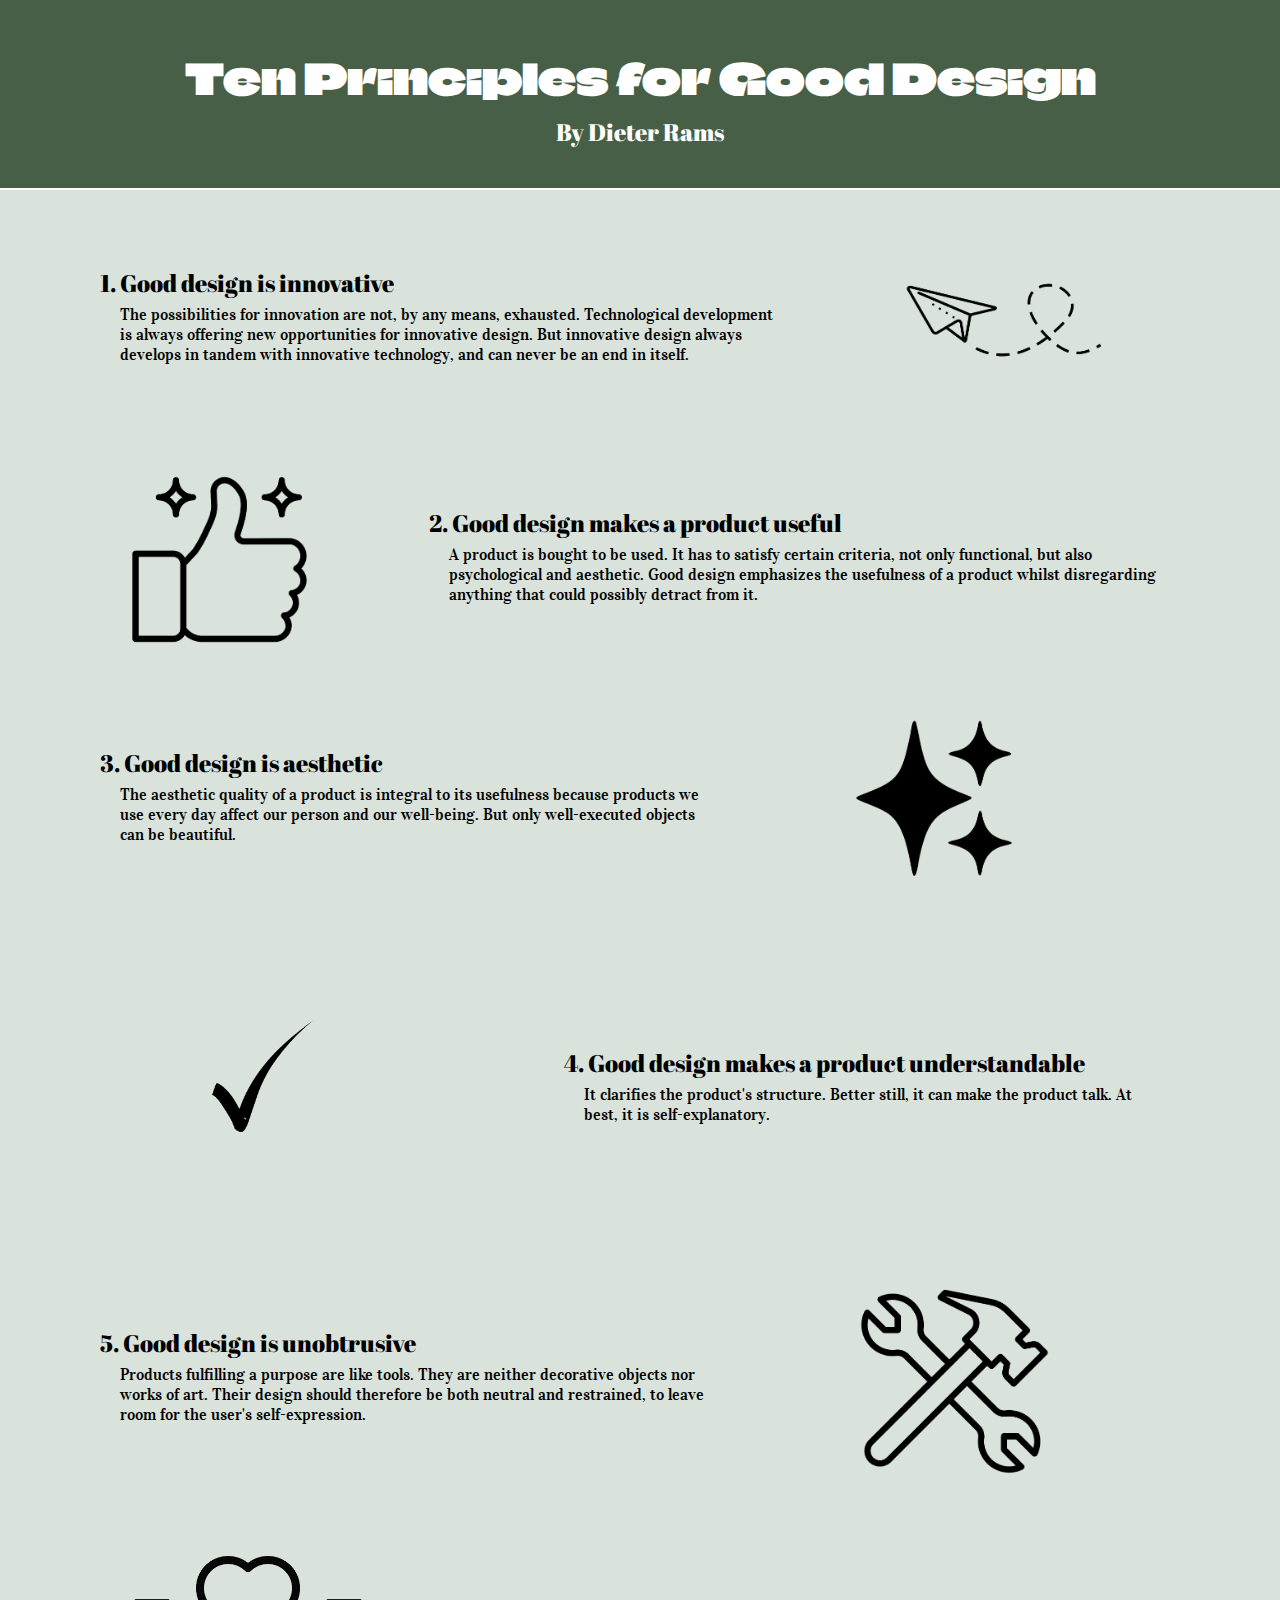
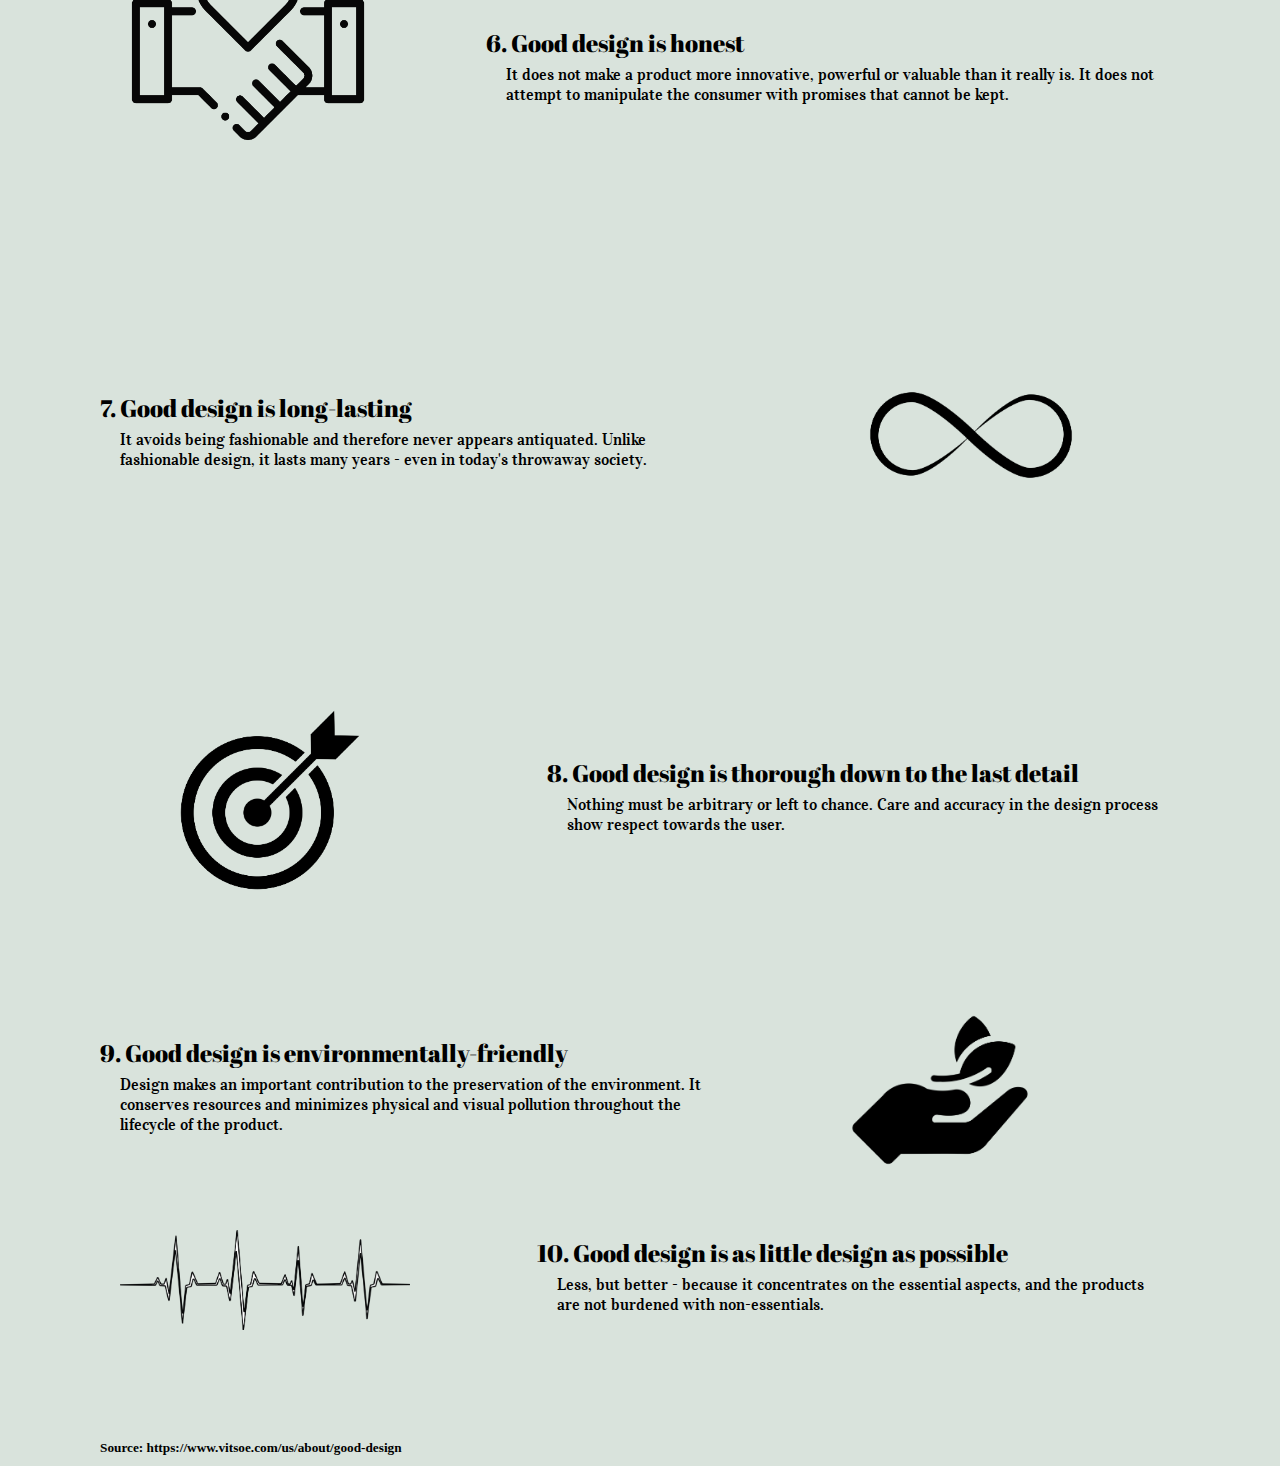
<file: Exercise2/index.html>
<!DOCTYPE html>
<html>
    <head>
        <title>Ten Principles for Good Design</title>
         <link rel="stylesheet" href="style.css">
        <link rel="preconnect" href="https://fonts.googleapis.com">
        <link rel="preconnect" href="https://fonts.gstatic.com" crossorigin>
        <link href="https://fonts.googleapis.com/css2?family=Climate+Crisis:YEAR@1979&display=swap" rel="stylesheet">

        <link rel="preconnect" href="https://fonts.googleapis.com">
        <link rel="preconnect" href="https://fonts.gstatic.com" crossorigin>
        <link href="https://fonts.googleapis.com/css2?family=Abril+Fatface&family=Oi&family=Vidaloka&display=swap" rel="stylesheet">

    </head>

    <body>
        <div class = "header">
        <h1 class = "climate-crisis">Ten Principles for Good Design</h1>
        <h3 class = "abril-fatface-regular">By Dieter Rams</h3>
        
        </div>

        <!--First principle-->
        <div class = "principles">
            <div class = "First">
                <h2 class = "abril-fatface-regular">1. Good design is innovative</h2>
                <h4 class = "vidaloka-regular">The possibilities for innovation are not, by any means, exhausted. Technological development is always offering new opportunities for innovative design. But innovative design always develops in tandem with innovative technology, and can never be an end in itself.</h4>
            </div>
            <div class = "airplane"></div>
        </div>

        <!--Second principle-->
        <div class = "principles">
            <div class = "thumbsUp"></div>
            <div class = "Second">
                <h2 class = "abril-fatface-regular">2. Good design makes a product useful</h2>
                <h4 class = "vidaloka-regular">A product is bought to be used. It has to satisfy certain criteria, not only functional, but also psychological and aesthetic. Good design emphasizes the usefulness of a product whilst disregarding anything that could possibly detract from it.</h4>
            </div>
        </div>

        <!--Third principle-->
        <div class = "principles">
            <div class = "Third">
                <h2 class = "abril-fatface-regular">3. Good design is aesthetic</h2>
                <h4 class = "vidaloka-regular">The aesthetic quality of a product is integral to its usefulness because products we use every day affect our person and our well-being. But only well-executed objects can be beautiful.</h4>
            </div>
            <div class = "stars"></div>
        </div>

        <!--Fourth principle-->
        <div class = "principles">
            <div class = "check"></div> 
            <div class = "Fourth">
                <h2 class = "abril-fatface-regular">4. Good design makes a product understandable</h2>
                <h4 class = "vidaloka-regular">It clarifies the product's structure. Better still, it can make the product talk. At best, it is self-explanatory.</h4>
            </div>   
            
        </div>
        
        <!--Fifth principle-->
        <div class = "principles">
            <div class = "Fifth">
                <h2 class = "abril-fatface-regular">5. Good design is unobtrusive</h2>
                <h4 class = "vidaloka-regular">Products fulfilling a purpose are like tools. They are neither decorative objects nor works of art. Their design should therefore be both neutral and restrained, to leave room for the user's self-expression.</h4>
            </div>   
            <div class = "tools"></div> 
        </div>

        <!--Sixth principle-->
        <div class = "principles">
            <div class = "honest"></div>
            <div class = "Sixth">
                <h2 class = "abril-fatface-regular">6. Good design is honest</h2>
                <h4 class = "vidaloka-regular">It does not make a product more innovative, powerful or valuable than it really is. It does not attempt to manipulate the consumer with promises that cannot be kept.</h4>
            </div> 
        </div>

        <!--Seventh principle-->
        <div class = "principles">
            <div class = "Seventh">
                <h2 class = "abril-fatface-regular">7. Good design is long-lasting  </h2>
                <h4 class = "vidaloka-regular">It avoids being fashionable and therefore never appears antiquated. Unlike fashionable design, it lasts many years - even in today's throwaway society.</h4>
            </div> 
            <div class = "infinity"></div>
        </div>

        <!--Eighth principle-->
        <div class = "principles">
            <div class = "target"></div>
            <div class = "Eighth">
                <h2 class = "abril-fatface-regular">8. Good design is thorough down to the last detail</h2>
                <h4 class = "vidaloka-regular">Nothing must be arbitrary or left to chance. Care and accuracy in the design process show respect towards the user.</h4>
            </div> 
        </div>

        <!--Ninth principle-->
        <div class = "principles">
            <div class = "Ninth">
                <h2 class = "abril-fatface-regular">9. Good design is environmentally-friendly</h2>
                <h4 class = "vidaloka-regular">Design makes an important contribution to the preservation of the environment. It conserves resources and minimizes physical and visual pollution throughout the lifecycle of the product.</h4>
            </div> 
            <div class = "hand"></div>
        </div>

        <!--Tenth principle-->
        <div class = "principles">
            <div class = "vital"></div>
            <div class = "Tenth">
                <h2 class = "abril-fatface-regular">10. Good design is as little design as possible</h2>
                <h4 class = "vidaloka-regular">Less, but better - because it concentrates on the essential aspects, and the products are not burdened with non-essentials.</h4>
            </div> 
        </div>


        <h5>Source: https://www.vitsoe.com/us/about/good-design</h5>
</file>
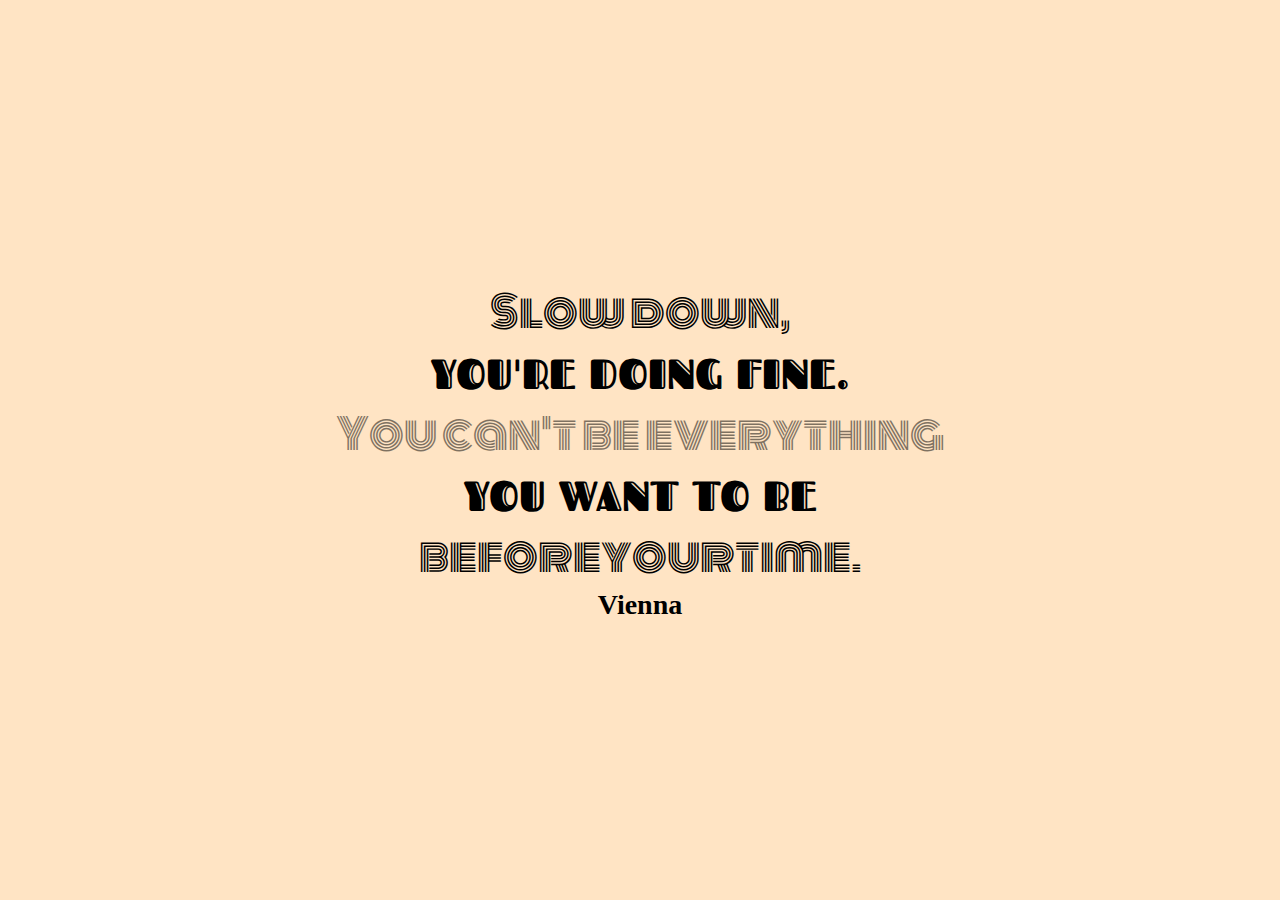
<file: Exercise3/index.html>
<!DOCTYPE html>
<html>
    <head>
        <title>Exercise3</title>
        <link rel="stylesheet" href="style.css">
        <link rel="preconnect" href="https://fonts.googleapis.com">
        <link rel="preconnect" href="https://fonts.gstatic.com" crossorigin>
        <link href="https://fonts.googleapis.com/css2?family=Abril+Fatface&family=Fascinate+Inline&family=Glass+Antiqua&family=Leckerli+One&family=Major+Mono+Display&family=Monoton&family=Notable&family=Oi&family=Original+Surfer&family=Pacifico&family=Spicy+Rice&family=Viaoda+Libre&family=Vidaloka&display=swap" rel="stylesheet">
    </head>
    <body>

        <section id = "lyrics">
            <div class = "quote">
                <div class = "slow">
                    <h2 class = "monoton-regular"><span class = "s">S</span><span class = "l">l</span><span class = "o">o</span><span class = "w">w</span> <span class = "d">d</span><span class = "o">o</span><span class = "w">w</span><span class = "n">n</span><span class = ",">,</span></h2>
                </div>
                    
                <div class = "fine">
                    <h2 class = "fascinate-inline-regular">you're doing fine.</h2>
                </div>

                <div class = "third">      
                    <h2 class = "monoton-regular">You can't be <span class = "everything"> everything</span></h2>
                
                </div>
                <div class = "want">
                    <h2 class = "fascinate-inline-regular"> you want to be</h2>
                </div>
                <div class = "falling">
                    <h2 class = "monoton-regular"><span class = "before">before </span><span class = "your">your </span><span class = "time">time.</span></h2>
                </div>



                <h4 class = "ibm-plex-sans">Vienna</h4>



            </div>

        </section>
    </body>
</file>
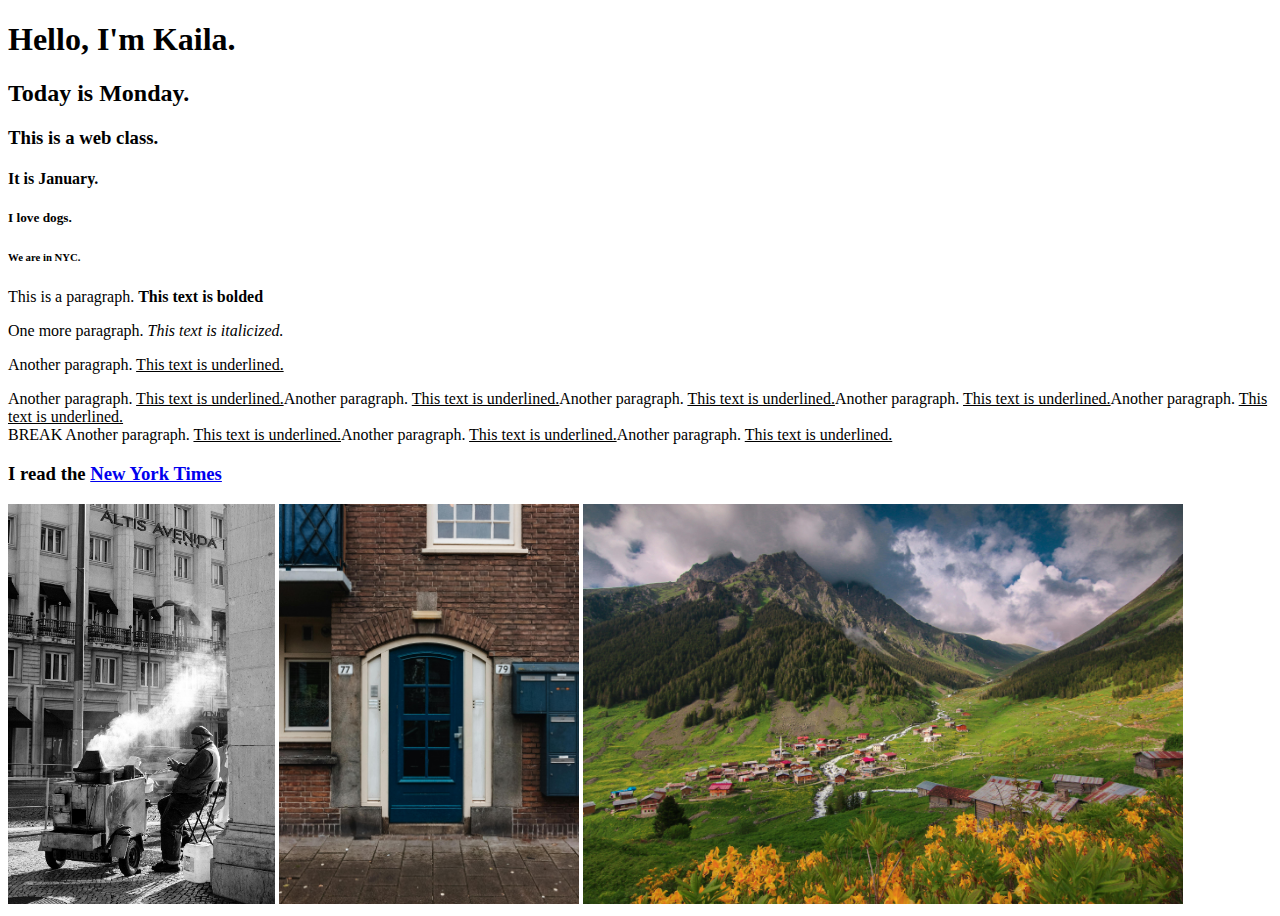
<file: Intro/index.html>
<!DOCTYPE html>

<html>
    <head>
        <title>My First Webpage</title>
    </head>
    <body>

        <!-- comments -->
        <h1>Hello, I'm Kaila.</h1>
        <h2>Today is Monday.</h2>
        <h3>This is a web class.</h3>
        <h4>It is January.</h4>
        <h5>I love dogs.</h5>
        <h6>We are in NYC.</h6>
        <p>This is a paragraph. <b>This text is bolded</b></p>
        <p>One more paragraph. <i>This text is italicized.</i></p>
        <p>Another paragraph. <u>This text is underlined.</u></p>
        <!-- <strong> == <b> -->
        <!-- <i> == <em>, em is short for emphasis-->


        <p>Another paragraph. <u>This text is underlined.</u>Another paragraph. <u>This text is underlined.</u>Another paragraph. <u>This text is underlined.</u>Another paragraph. <u>This text is underlined.</u>Another paragraph. <u>This text is underlined.</u> <br> BREAK Another paragraph. <u>This text is underlined.</u>Another paragraph. <u>This text is underlined.</u>Another paragraph. <u>This text is underlined.</u></p>
        <!--open up link in a new tab: target="_blank"-->
        <h3>I read the <a href = "https://www.nytimes.com" target="_blank"> New York Times</a></h3>


        <img src="images/pexels-hannah-davey-2158244665-35252083.jpg" height="400" alt="Foodcart">
        <img src="images/pexels-maxavans-5066421.jpg" height="400" alt="Blue door">
        <img src="images/pexels-orhan-namli-2158307973-35293768.jpg" height="400" alt="valley">

    </body>
</html>
</file>
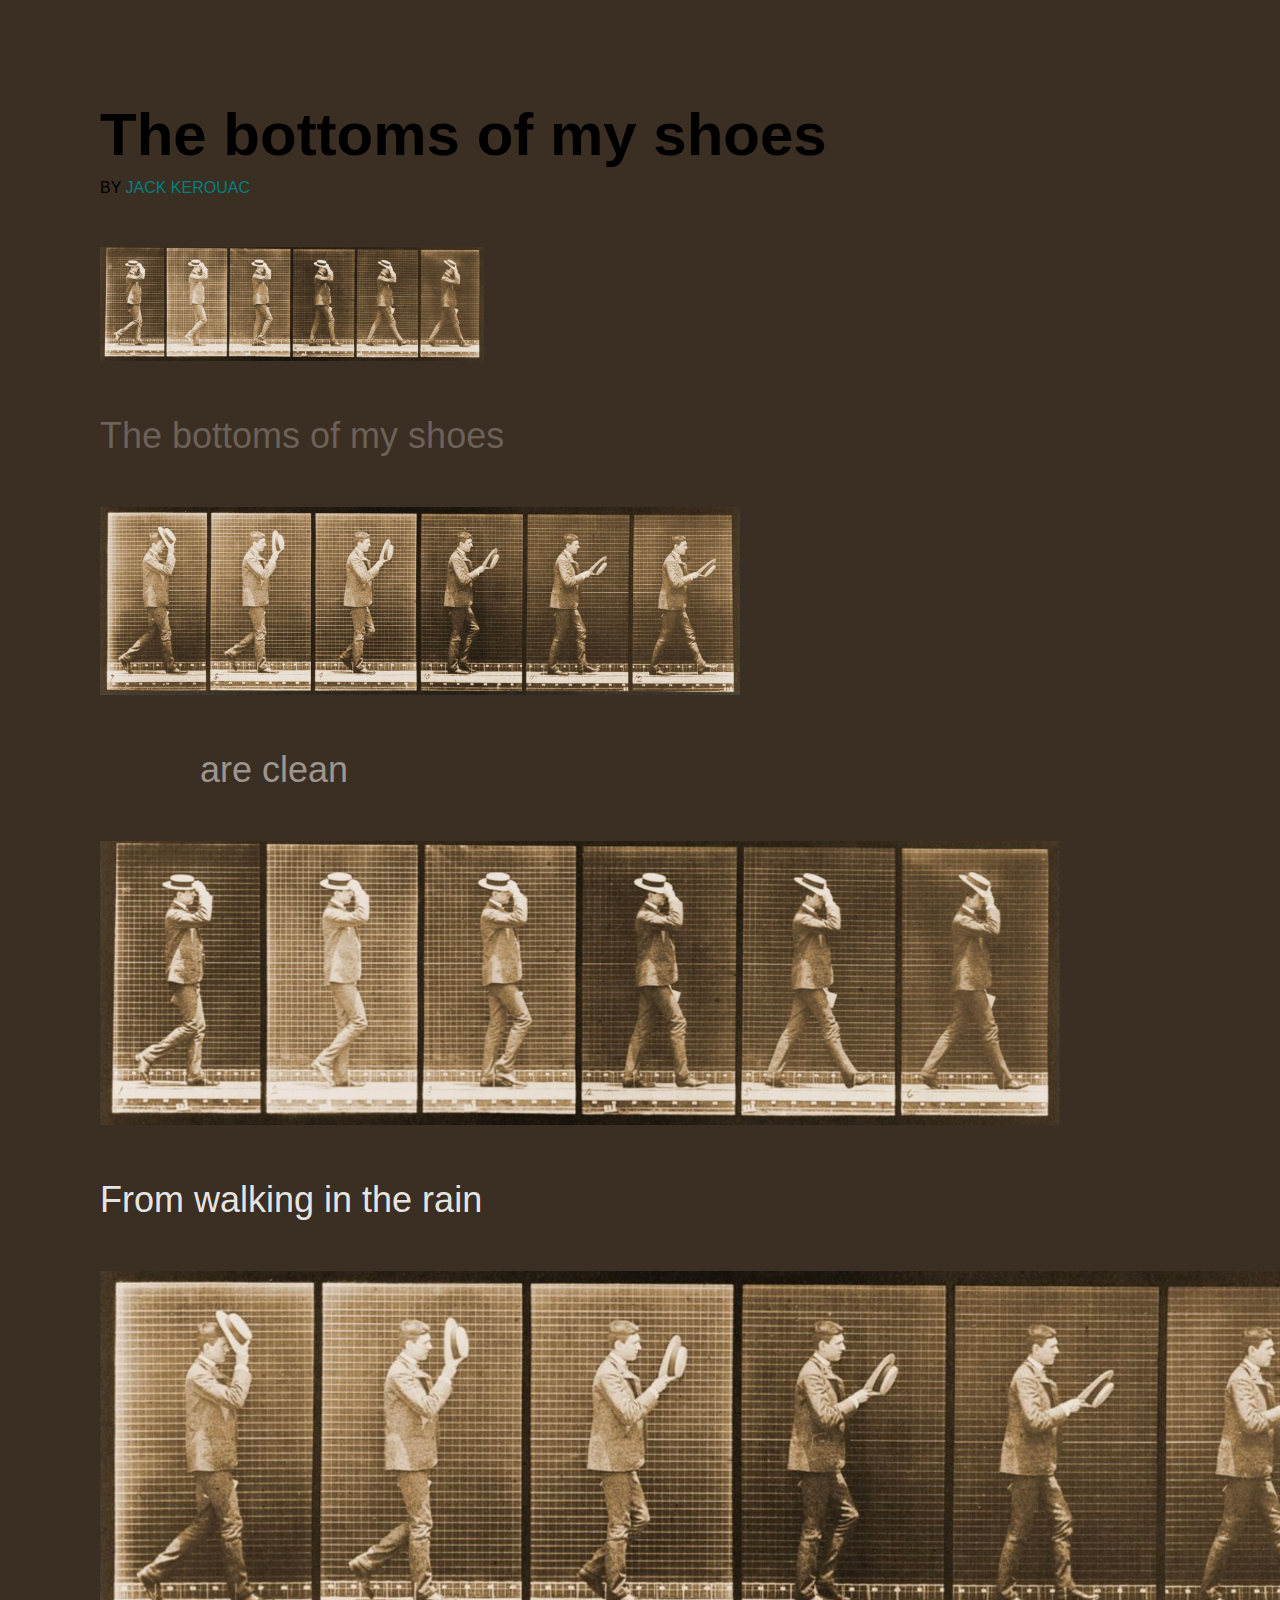
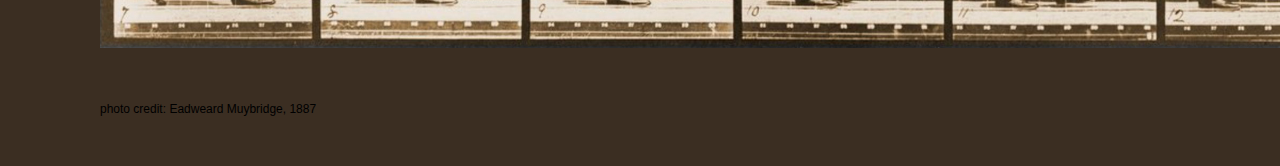
<file: Poem/index.html>
<!DOCTYPE html>
<html>
    <head>
        <title>Poem Practice</title>
        <link rel="stylesheet" href="style.css">

    </head>
    <body>
        <h1>The bottoms of my shoes</h1>

        <h2>By <a href="https://www.poetryfoundation.org/poems/146979/the-bottoms-of-my-shoes" target="_blank">Jack Kerouac</a></h2>
        <img src="images/walking1.jpg" alt="man walking" class="imageone">
        <p class="first">The bottoms of my shoes</p>
        <img src="images/walking2.jpg" alt="man walking" class="imagetwo">
        <p class="indent"> are clean</p>
        <img src="images/walking1.jpg" alt="man walking" class="imagethree">
        <p class="last">From walking in the rain</p>
        <img src="images/walking2.jpg" alt="man walking" class="imagefour">

        <h6>photo credit: Eadweard Muybridge, 1887</h6>



    </body>
</html>
</file>
<file: Exercise2/style.css>
*{
    margin: 0;
    padding: 0;
}
.header{
    text-align: center;
    padding-top: 50px;
    padding-bottom: 30px;
    background-color: rgb(71, 95, 70);
    border-bottom: 2px solid rgb(255, 255, 255);
   

}
body{
    background-color: rgba(156, 182, 162, 0.381)
}
h1{
    font-size: 42px;
    margin: 0px, 100, 0px, 100px;
    color: rgb(255, 255, 255);
}
h2{
    margin: 0px 100px 0px 100px; 
}
h3{
    font-size: 24px;
    margin-top: 10px;
    margin-bottom: 10px;
    color: white;
}
h4{
    margin: 5px 120px 10px 120px;
}


.principles{
    display: flex;
    flex-direction: row;
    justify-content: center;
    align-items: center;
    margin-top: 20px;
}

.airplane{
    background-image: url(images/paperairplane.png);
    height: 200px;
    width: 600px;
    background-size: contain;
    margin: 10px 120px 10px 10px;
    background-repeat: no-repeat;
}
.thumbsUp{
    background-image: url(images/ThumbsUp.png);
    height: 200px;
    width: 400px;
    background-size: contain;
    margin: 10px 10px 10px 120px;
    background-repeat: no-repeat;   

}
.stars{
    background-image: url(images/stars.png);
    height: 200px;
    width: 600px;
    background-size: contain;
    margin: 10px 120px 10px 10px;
    background-repeat: no-repeat;
}
.check{
    background-image: url(images/check.png);
    height: 300px;
    width: 400px;
    background-size: contain;
    margin: 10px 10px 10px 120px;
    background-repeat: no-repeat;   

}
.tools{
    background-image: url(images/tools.png);
    height: 200px;
    width: 600px;
    background-size: contain;
    margin: 10px 120px 10px 10px;
    background-repeat: no-repeat;

}
.honest{
    background-image: url(images/honest.png);
    height: 300px;
    width: 400px;
    background-size: contain;
    margin: 10px 10px 10px 120px;
    background-repeat: no-repeat; 
}
.infinity{
    background-image: url(images/infinity.png);
    height: 350px;
    width: 600px;
    background-size: contain;
    margin: 10px 120px 10px 10px;
    background-repeat: no-repeat;
}
.target{
    background-image: url(images/target.png);
    height: 300px;
    width: 400px;
    background-size: contain;
    margin: 10px 10px 10px 120px;
    background-repeat: no-repeat; 
}
.hand{
    background-image: url(images/hand.png);
    height: 200px;
    width: 600px;
    background-size: contain;
    margin: 10px 120px 10px 10px;
    background-repeat: no-repeat;
}
.vital{
    background-image: url(images/vital.png);
    height: 100px;
    width: 400px;
    background-size: contain;
    margin: 10px 10px 10px 120px;
    background-repeat: no-repeat; 
}

.climate-crisis {
  font-family: "Climate Crisis", sans-serif;
  font-optical-sizing: auto;
  font-weight: 400;
  font-style: normal;
  font-variation-settings:
    "YEAR" 1979;
}
.oi-regular {
  font-family: "Oi", serif;
  font-weight: 400;
  font-style: normal;
}
.vidaloka-regular {
  font-family: "Vidaloka", serif;
  font-weight: 400;
  font-style: normal;
}
.abril-fatface-regular {
  font-family: "Abril Fatface", serif;
  font-weight: 400;
  font-style: normal;
}
h5{
    margin: 100px 100px 10px 100px;
}
</file>
<file: Exercise3/style.css>
* {
    margin: 0;
    padding: 0;
}
body{
    position: relative;
    height: 100vh;
    display: flex;
    justify-content: center;
    align-items: center;
    background-color: bisque;
}
#lyrics{
    position: absolute;
    font-size: 28px;
    text-align: center;

}
.slow{
    transition: letter-spacing 0.3s;
}
.slow:hover{
    letter-spacing: 10px;
}
.slow span{
    display: inline-block;
    transition: transform 0.3s ease;
    cursor: pointer;
}
.slow span:hover{
    transform: scale(1.75);
}
.fine{
    text-transform: uppercase;
    transform: transform 3s;
}
.fine h2:hover{
    cursor: pointer;
    font-style: italic;
}
.third{
    opacity: 0.5;
    transition: 3s;
}
.third:hover{
    opacity: 1;
}
.everything{
    transition: all 2s;
    display: inline-block;
}
.everything:hover{
    transform: scale3d(2,2,2);
    cursor: pointer;
}
.want{
    text-transform: uppercase;
}
.falling{
    opacity: 1;
}
.before{
    display: inline-block;
    animation: fallAndDisappear 3s 7s forwards;
}
.your{
    display: inline-block;
    animation: fallAndDisappear 3s 10s forwards;
}
.time{
    display: inline-block;
    animation: fallAndDisappear 3s 13s forwards;
}

@keyframes fallAndDisappear{
    0%{
        opacity: 1;
        transform: translateY(0);
    }
    100%{
        opacity: 0;
        transform: translateY(200px);
    }
}



.fascinate-inline-regular {
  font-family: "Fascinate Inline", system-ui;
  font-weight: 400;
  font-style: normal;
}
.monoton-regular {
  font-family: "Monoton", sans-serif;
  font-weight: 400;
  font-style: normal;
}
</file>
<file: Poem/style.css>
*{
    margin: 0;
    padding: 0;

}
body {
    font-family:Arial, Helvetica, sans-serif;
    background-color: rgb(59, 46, 34);
}
h1{
    font-size: 60px;
    margin: 100px 100px 10px 100px;
    /*shorthand is top right bottom left */

}
h2{
    font-size: 16px;
    font-weight: normal;
    text-transform: uppercase;
    margin: 0 0 50px 100px;

}
p{
    font-size: 36px;
    margin: 50px 100px 50px 100px;
}
.indent{
    margin-left: 200px;
    color: rgba(255, 255, 255, 0.5)
}
.first{
    color: rgba(255, 255, 255, 0.25)
}
.last{
    color: rgba(255, 255, 255, 0.9)
}
img{
    width: 100%;
    margin-left: 100px;
    /*could do 1000px or any px*/
    
}
.imageone{
    width: 30%;
}
.imagetwo{
    width: 50%;
}
.imagethree{
    width: 75%;
}
.imagefour{
    width: 100%;
}
h6{
    font-size: 12px;
    font-weight: normal;
    margin: 50px 100px 50px 100px
}
a{
    color: teal;
    text-decoration: none;
}
a:hover{
    text-decoration: underline;
}
a:visited{
    color: pink;
}
</file>
